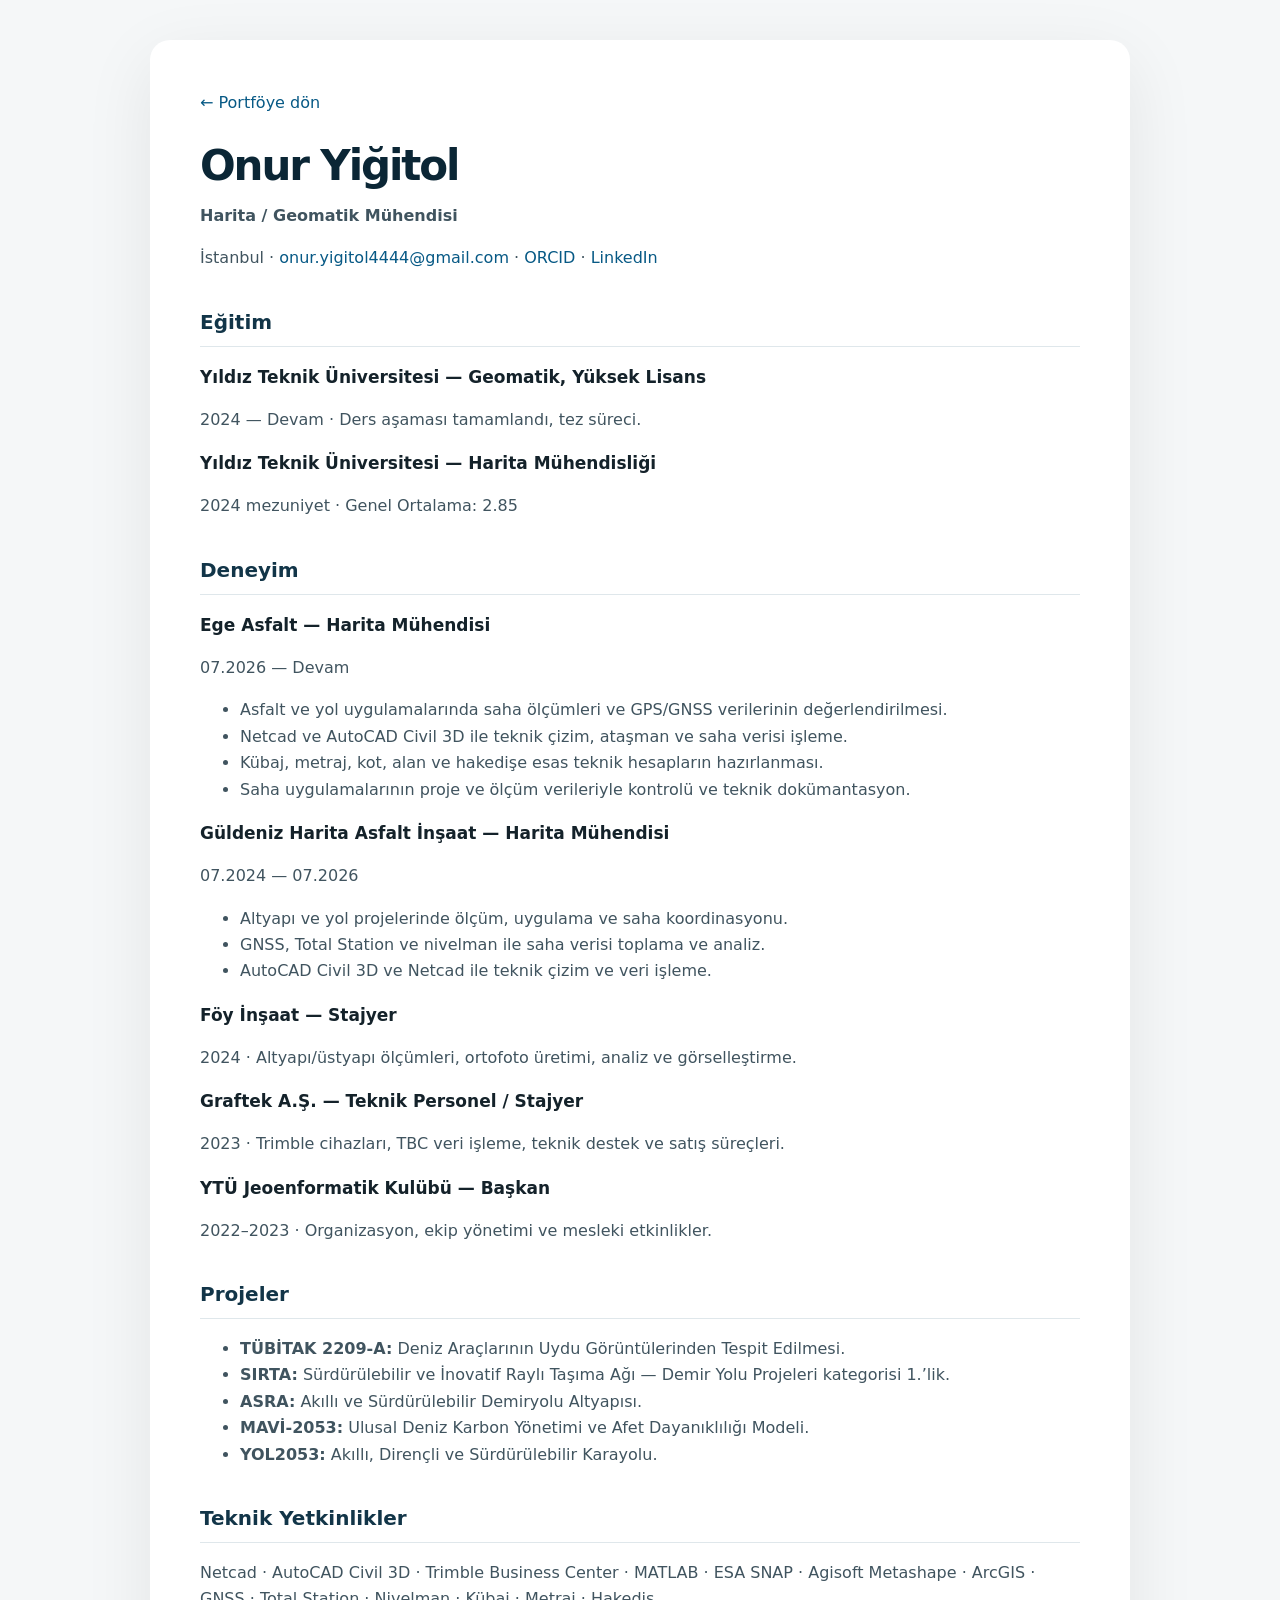
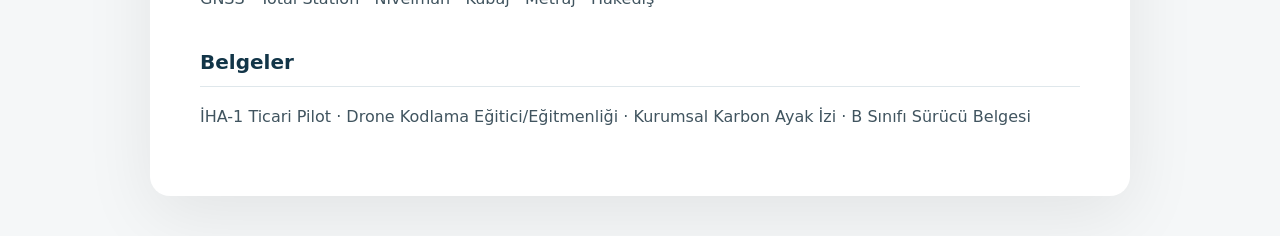
<file: cv.html>
<!doctype html><html lang="tr"><head><meta charset="utf-8"><meta name="viewport" content="width=device-width,initial-scale=1"><title>Onur Yiğitol | CV</title><link rel="stylesheet" href="styles.css"><style>body{background:#f5f7f8;color:#14222a}.cv{max-width:980px;margin:40px auto;background:#fff;padding:50px;border-radius:20px;box-shadow:0 20px 70px rgba(0,0,0,.08)}.cv h1{font-size:42px;color:#0b2635;margin:0}.cv h2{font-size:20px;margin-top:34px;border-bottom:1px solid #dfe7eb;padding-bottom:8px;color:#123548}.cv h3{font-size:17px;margin-bottom:5px}.cv p,.cv li{color:#40545f;line-height:1.65}.cv a{color:#075985}.back{display:inline-block;margin-bottom:28px;color:#075985}@media(max-width:700px){.cv{margin:0;border-radius:0;padding:28px 20px}}</style></head><body><main class="cv"><a class="back" href="index.html">← Portföye dön</a><h1>Onur Yiğitol</h1><p><strong>Harita / Geomatik Mühendisi</strong></p><p>İstanbul · <a href="mailto:onur.yigitol4444@gmail.com">onur.yigitol4444@gmail.com</a> · <a href="https://orcid.org/0009-0001-2843-5909">ORCID</a> · <a href="https://www.linkedin.com/in/onur-yi%C4%9Fitol-873518245/">LinkedIn</a></p><h2>Eğitim</h2><h3>Yıldız Teknik Üniversitesi — Geomatik, Yüksek Lisans</h3><p>2024 — Devam · Ders aşaması tamamlandı, tez süreci.</p><h3>Yıldız Teknik Üniversitesi — Harita Mühendisliği</h3><p>2024 mezuniyet · Genel Ortalama: 2.85</p><h2>Deneyim</h2><h3>Ege Asfalt — Harita Mühendisi</h3><p>07.2026 — Devam</p><ul><li>Asfalt ve yol uygulamalarında saha ölçümleri ve GPS/GNSS verilerinin değerlendirilmesi.</li><li>Netcad ve AutoCAD Civil 3D ile teknik çizim, ataşman ve saha verisi işleme.</li><li>Kübaj, metraj, kot, alan ve hakedişe esas teknik hesapların hazırlanması.</li><li>Saha uygulamalarının proje ve ölçüm verileriyle kontrolü ve teknik dokümantasyon.</li></ul><h3>Güldeniz Harita Asfalt İnşaat — Harita Mühendisi</h3><p>07.2024 — 07.2026</p><ul><li>Altyapı ve yol projelerinde ölçüm, uygulama ve saha koordinasyonu.</li><li>GNSS, Total Station ve nivelman ile saha verisi toplama ve analiz.</li><li>AutoCAD Civil 3D ve Netcad ile teknik çizim ve veri işleme.</li></ul><h3>Föy İnşaat — Stajyer</h3><p>2024 · Altyapı/üstyapı ölçümleri, ortofoto üretimi, analiz ve görselleştirme.</p><h3>Graftek A.Ş. — Teknik Personel / Stajyer</h3><p>2023 · Trimble cihazları, TBC veri işleme, teknik destek ve satış süreçleri.</p><h3>YTÜ Jeoenformatik Kulübü — Başkan</h3><p>2022–2023 · Organizasyon, ekip yönetimi ve mesleki etkinlikler.</p><h2>Projeler</h2><ul><li><strong>TÜBİTAK 2209-A:</strong> Deniz Araçlarının Uydu Görüntülerinden Tespit Edilmesi.</li><li><strong>SIRTA:</strong> Sürdürülebilir ve İnovatif Raylı Taşıma Ağı — Demir Yolu Projeleri kategorisi 1.’lik.</li><li><strong>ASRA:</strong> Akıllı ve Sürdürülebilir Demiryolu Altyapısı.</li><li><strong>MAVİ-2053:</strong> Ulusal Deniz Karbon Yönetimi ve Afet Dayanıklılığı Modeli.</li><li><strong>YOL2053:</strong> Akıllı, Dirençli ve Sürdürülebilir Karayolu.</li></ul><h2>Teknik Yetkinlikler</h2><p>Netcad · AutoCAD Civil 3D · Trimble Business Center · MATLAB · ESA SNAP · Agisoft Metashape · ArcGIS · GNSS · Total Station · Nivelman · Kübaj · Metraj · Hakediş</p><h2>Belgeler</h2><p>İHA-1 Ticari Pilot · Drone Kodlama Eğitici/Eğitmenliği · Kurumsal Karbon Ayak İzi · B Sınıfı Sürücü Belgesi</p></main></body></html>
</file>
<file: styles.css>
:root{--bg:#06131d;--bg2:#0b1f2d;--card:#0e2635;--line:rgba(255,255,255,.12);--text:#eef7fb;--muted:#a9c0cd;--cyan:#6ee7f9;--green:#8bef9c;--gold:#f5d57a;--max:1180px}*{box-sizing:border-box}html{scroll-behavior:smooth}body{margin:0;background:linear-gradient(180deg,#06131d,#081824 55%,#06131d);color:var(--text);font-family:Inter,ui-sans-serif,system-ui,-apple-system,BlinkMacSystemFont,"Segoe UI",sans-serif;line-height:1.6}a{color:inherit;text-decoration:none}.topbar{position:sticky;top:0;z-index:20;height:72px;display:flex;align-items:center;justify-content:space-between;padding:0 max(24px,calc((100vw - var(--max))/2));background:rgba(6,19,29,.82);backdrop-filter:blur(18px);border-bottom:1px solid var(--line)}.brand{display:flex;gap:12px;align-items:center;font-weight:800}.brand-mark{width:38px;height:38px;border:1px solid rgba(110,231,249,.45);border-radius:12px;display:grid;place-items:center;color:var(--cyan);background:rgba(110,231,249,.08)}nav{display:flex;gap:24px}nav a{font-size:14px;color:#c8d8e2}nav a:hover{color:white}.menu{display:none;background:none;border:0;color:white;font-size:24px}.hero{max-width:var(--max);min-height:calc(100vh - 72px);margin:auto;padding:80px 24px;display:grid;grid-template-columns:1.4fr .7fr;align-items:center;gap:72px;position:relative}.hero-grid{position:absolute;inset:0;background-image:linear-gradient(rgba(110,231,249,.035) 1px,transparent 1px),linear-gradient(90deg,rgba(110,231,249,.035) 1px,transparent 1px);background-size:42px 42px;mask-image:linear-gradient(to bottom,black,transparent 86%);pointer-events:none}.eyebrow,.mini{letter-spacing:.16em;font-size:12px;font-weight:800;color:var(--cyan)}h1{font-size:clamp(42px,6vw,76px);line-height:1.03;letter-spacing:-.05em;margin:18px 0 24px;max-width:900px}h1 em{font-style:normal;color:var(--cyan)}.lead{font-size:19px;max-width:760px;color:var(--muted)}.actions{display:flex;gap:12px;margin:32px 0}.btn{padding:13px 18px;border-radius:12px;font-weight:700;border:1px solid var(--line)}.btn.primary{background:var(--cyan);color:#05202a}.btn.secondary{background:rgba(255,255,255,.04)}.hero-badges{display:flex;flex-wrap:wrap;gap:12px;margin-top:30px}.hero-badges span{font-size:13px;padding:10px 12px;border-radius:999px;border:1px solid var(--line);color:#bed0d9;background:rgba(255,255,255,.025)}.hero-badges b{color:white}.portrait-wrap{position:relative}.portrait-frame{border-radius:30px;overflow:hidden;border:1px solid rgba(110,231,249,.25);box-shadow:0 30px 80px rgba(0,0,0,.35);background:#0b2533}.portrait-frame img{width:100%;display:block;aspect-ratio:4/5;object-fit:cover}.profile-note{margin:-34px 18px 0;position:relative;padding:16px 18px;background:rgba(9,28,39,.95);border:1px solid var(--line);border-radius:18px;display:flex;flex-direction:column;box-shadow:0 15px 40px rgba(0,0,0,.3)}.profile-note span{font-size:13px;color:var(--muted)}.section{max-width:var(--max);margin:auto;padding:100px 24px}.section-title{display:grid;grid-template-columns:52px 1fr;gap:20px;margin-bottom:48px}.section-title>span{font-size:13px;color:var(--cyan);padding-top:8px}.section-title p{font-size:12px;letter-spacing:.18em;font-weight:800;color:var(--muted);margin:0}.section-title h2{font-size:clamp(30px,4vw,48px);letter-spacing:-.04em;line-height:1.08;margin:7px 0 0}.about-layout{display:grid;grid-template-columns:1.2fr .8fr;gap:30px}.copy{font-size:18px;color:#c9d8df}.focus-card,.academic-card,.research-panel,.contact-card{border:1px solid var(--line);background:linear-gradient(145deg,rgba(255,255,255,.045),rgba(255,255,255,.018));border-radius:24px;padding:28px}.focus-grid{display:flex;flex-wrap:wrap;gap:9px;margin-top:20px}.focus-grid span,.skills-grid span,.certs span,.chips span{padding:8px 10px;border-radius:10px;background:rgba(110,231,249,.07);border:1px solid rgba(110,231,249,.14);font-size:13px;color:#d7e8ef}.timeline{border-left:1px solid var(--line);margin-left:9px}.exp{display:grid;grid-template-columns:180px 1fr;gap:36px;padding:0 0 42px 30px;position:relative}.exp:before{content:"";position:absolute;left:-6px;top:7px;width:11px;height:11px;border-radius:50%;background:var(--cyan);box-shadow:0 0 0 7px rgba(110,231,249,.08)}.exp-date{color:var(--cyan);font-size:13px;font-weight:800}.exp h3{font-size:22px;margin:0}.exp h4{font-size:14px;margin:3px 0 10px;color:#a9c0cd;font-weight:600}.exp p{margin:0;color:var(--muted)}.project-grid{display:grid;grid-template-columns:repeat(2,1fr);gap:18px}.project-card{min-height:280px;border-radius:26px;padding:26px;border:1px solid var(--line);position:relative;overflow:hidden;display:flex;flex-direction:column;justify-content:flex-end;transition:.25s ease}.project-card:before{content:"";position:absolute;width:240px;height:240px;border-radius:50%;right:-70px;top:-80px;background:radial-gradient(circle,rgba(255,255,255,.16),transparent 68%)}.project-card:hover{transform:translateY(-4px);border-color:rgba(110,231,249,.45)}.accent-a{background:linear-gradient(145deg,#163b32,#0a2026)}.accent-b{background:linear-gradient(145deg,#17345d,#0a2026)}.accent-c{background:linear-gradient(145deg,#3e3820,#0a2026)}.accent-d{background:linear-gradient(145deg,#0d3a53,#0a2026)}.accent-e{background:linear-gradient(145deg,#3b293a,#0a2026)}.accent-f{background:linear-gradient(145deg,#123f47,#0a2026)}.accent-g{background:linear-gradient(145deg,#1f4027,#0a2026)}.accent-h{background:linear-gradient(145deg,#292d57,#0a2026)}.project-symbol{position:absolute;right:24px;top:12px;font-size:92px;font-weight:900;opacity:.07;line-height:1}.tag{align-self:flex-start;padding:6px 9px;border-radius:999px;border:1px solid rgba(255,255,255,.15);font-size:10px;letter-spacing:.12em;font-weight:800;color:#d7e8ef;margin-bottom:12px}.tag.award{color:#ffe9a7;border-color:rgba(245,213,122,.35);background:rgba(245,213,122,.08)}.project-card h3{font-size:28px;margin:0 0 4px}.project-card p{font-size:17px;margin:0 0 12px;color:#d8e5ea}.project-card small{color:#a9c0cd;max-width:520px}.project-more{margin-top:20px;padding:16px 20px;border-left:2px solid var(--cyan);color:var(--muted);background:rgba(255,255,255,.02)}.academic-grid{display:grid;grid-template-columns:repeat(3,1fr);gap:18px}.academic-card h3{font-size:22px;margin:12px 0}.academic-card p{color:var(--muted)}.link-card:hover{border-color:rgba(110,231,249,.45)}.research-panel{margin-top:18px;display:grid;grid-template-columns:1.25fr .75fr;gap:28px;align-items:center}.research-panel h3{font-size:28px;margin:10px 0}.research-panel p{color:var(--muted)}.map-graphic{min-height:190px;border-radius:20px;background:radial-gradient(circle at 30% 30%,rgba(110,231,249,.22),transparent 35%),linear-gradient(145deg,#0d3142,#0a1c28);border:1px solid rgba(110,231,249,.18);display:grid;grid-template-columns:1fr 1fr;gap:10px;padding:20px}.map-graphic span{display:grid;place-items:center;border:1px solid rgba(255,255,255,.11);border-radius:14px;color:var(--cyan);font-size:12px;letter-spacing:.1em;font-weight:800;background:rgba(255,255,255,.03)}.skills-grid{display:grid;grid-template-columns:repeat(3,1fr);gap:18px}.skills-grid>div{border:1px solid var(--line);border-radius:22px;padding:24px;background:rgba(255,255,255,.025)}.skills-grid h3{margin-top:0}.skills-grid span{display:inline-block;margin:4px 2px}.certs{display:flex;flex-wrap:wrap;gap:8px;margin-top:20px}.contact-card{padding:48px}.contact-card h2{font-size:clamp(30px,4vw,50px);line-height:1.08;max-width:900px}.contact-links{display:flex;flex-wrap:wrap;gap:12px;margin-top:30px}.contact-links a{padding:12px 15px;border:1px solid var(--line);border-radius:12px}.contact-links a:hover{border-color:var(--cyan)}footer{max-width:var(--max);margin:auto;padding:30px 24px 50px;border-top:1px solid var(--line);display:flex;justify-content:space-between;color:#7895a5;font-size:13px}.reveal{opacity:0;transform:translateY(18px);transition:.7s ease}.reveal.visible{opacity:1;transform:none}@media(max-width:900px){nav{display:none;position:absolute;top:72px;left:0;right:0;flex-direction:column;background:#081722;padding:20px 24px;border-bottom:1px solid var(--line)}nav.open{display:flex}.menu{display:block}.hero{grid-template-columns:1fr;padding-top:55px}.portrait-wrap{max-width:440px}.about-layout,.academic-grid,.research-panel,.skills-grid{grid-template-columns:1fr}.project-grid{grid-template-columns:1fr}.exp{grid-template-columns:1fr;gap:5px}.contact-card{padding:28px}footer{flex-direction:column;gap:8px}}@media(max-width:560px){h1{font-size:44px}.hero-badges{flex-direction:column;align-items:flex-start}.actions{flex-direction:column}.section{padding:78px 18px}.topbar{padding:0 18px}.section-title{grid-template-columns:35px 1fr}}
</file>
